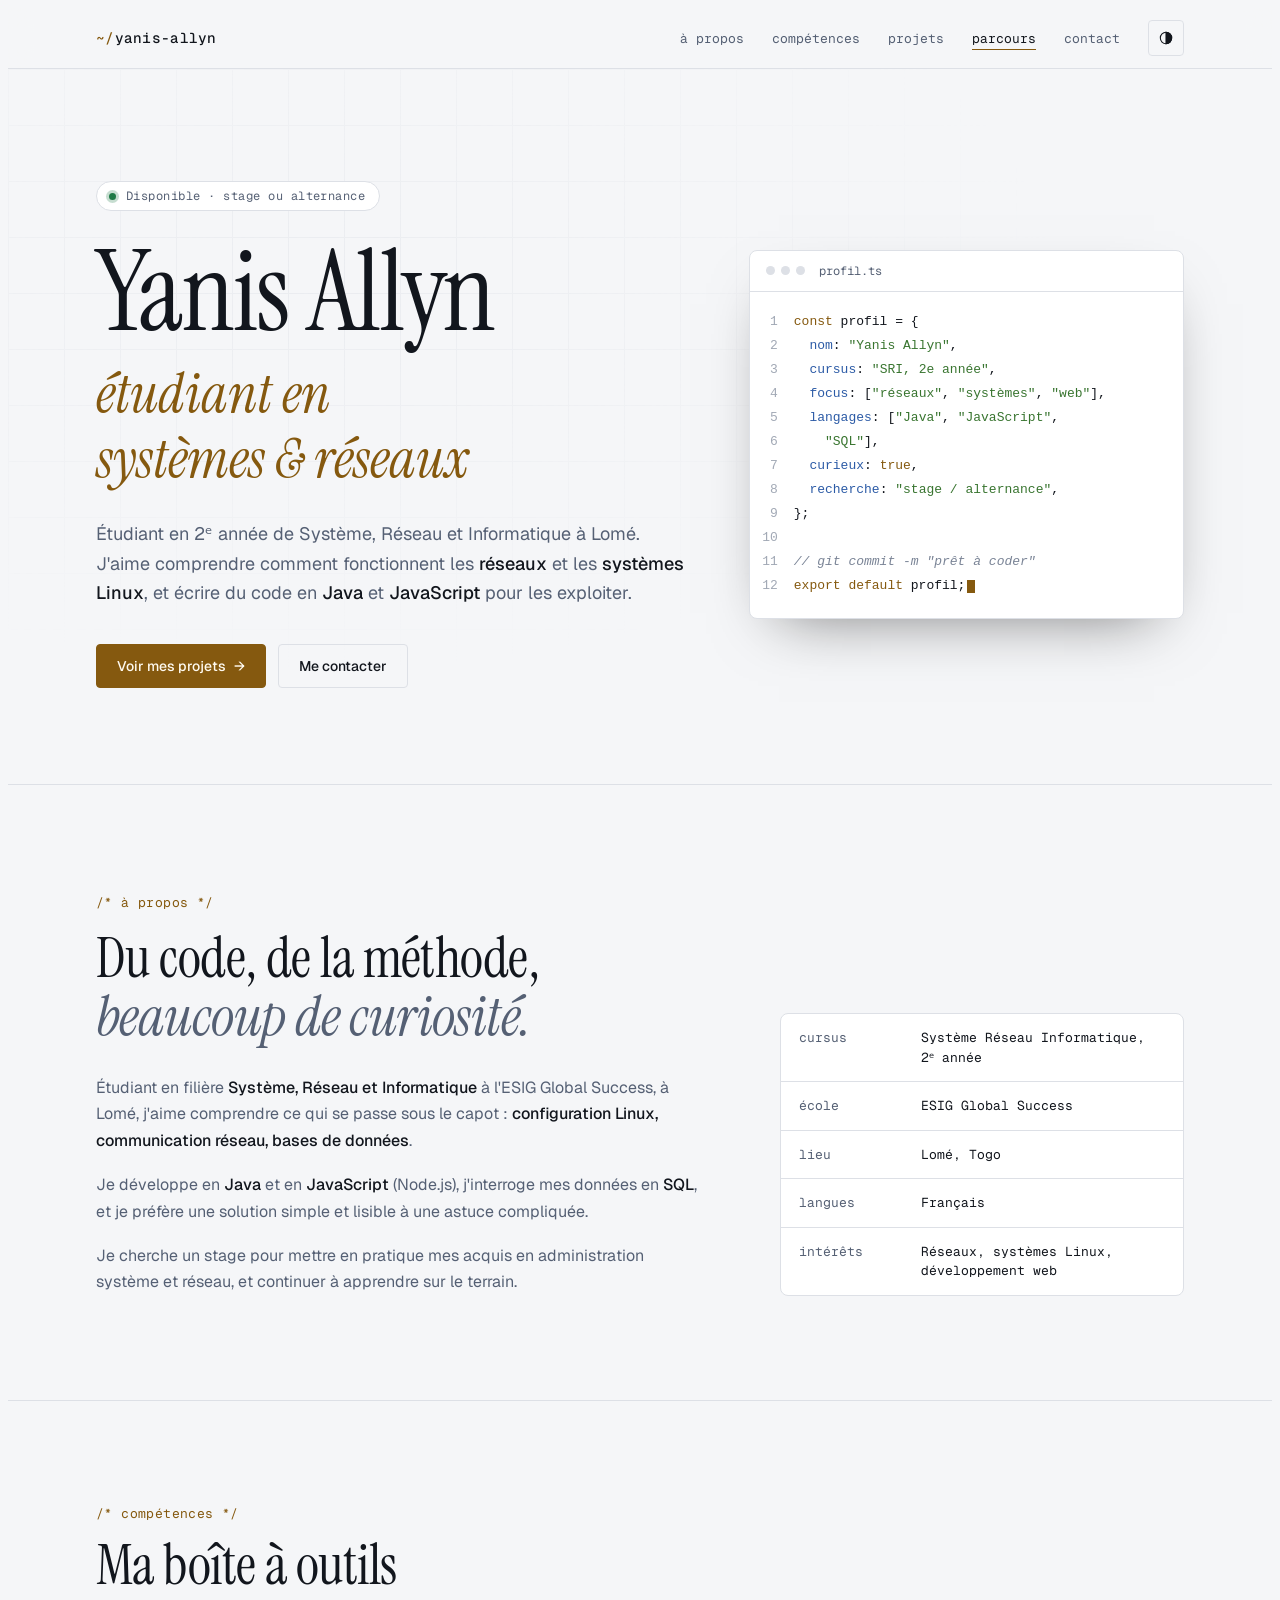
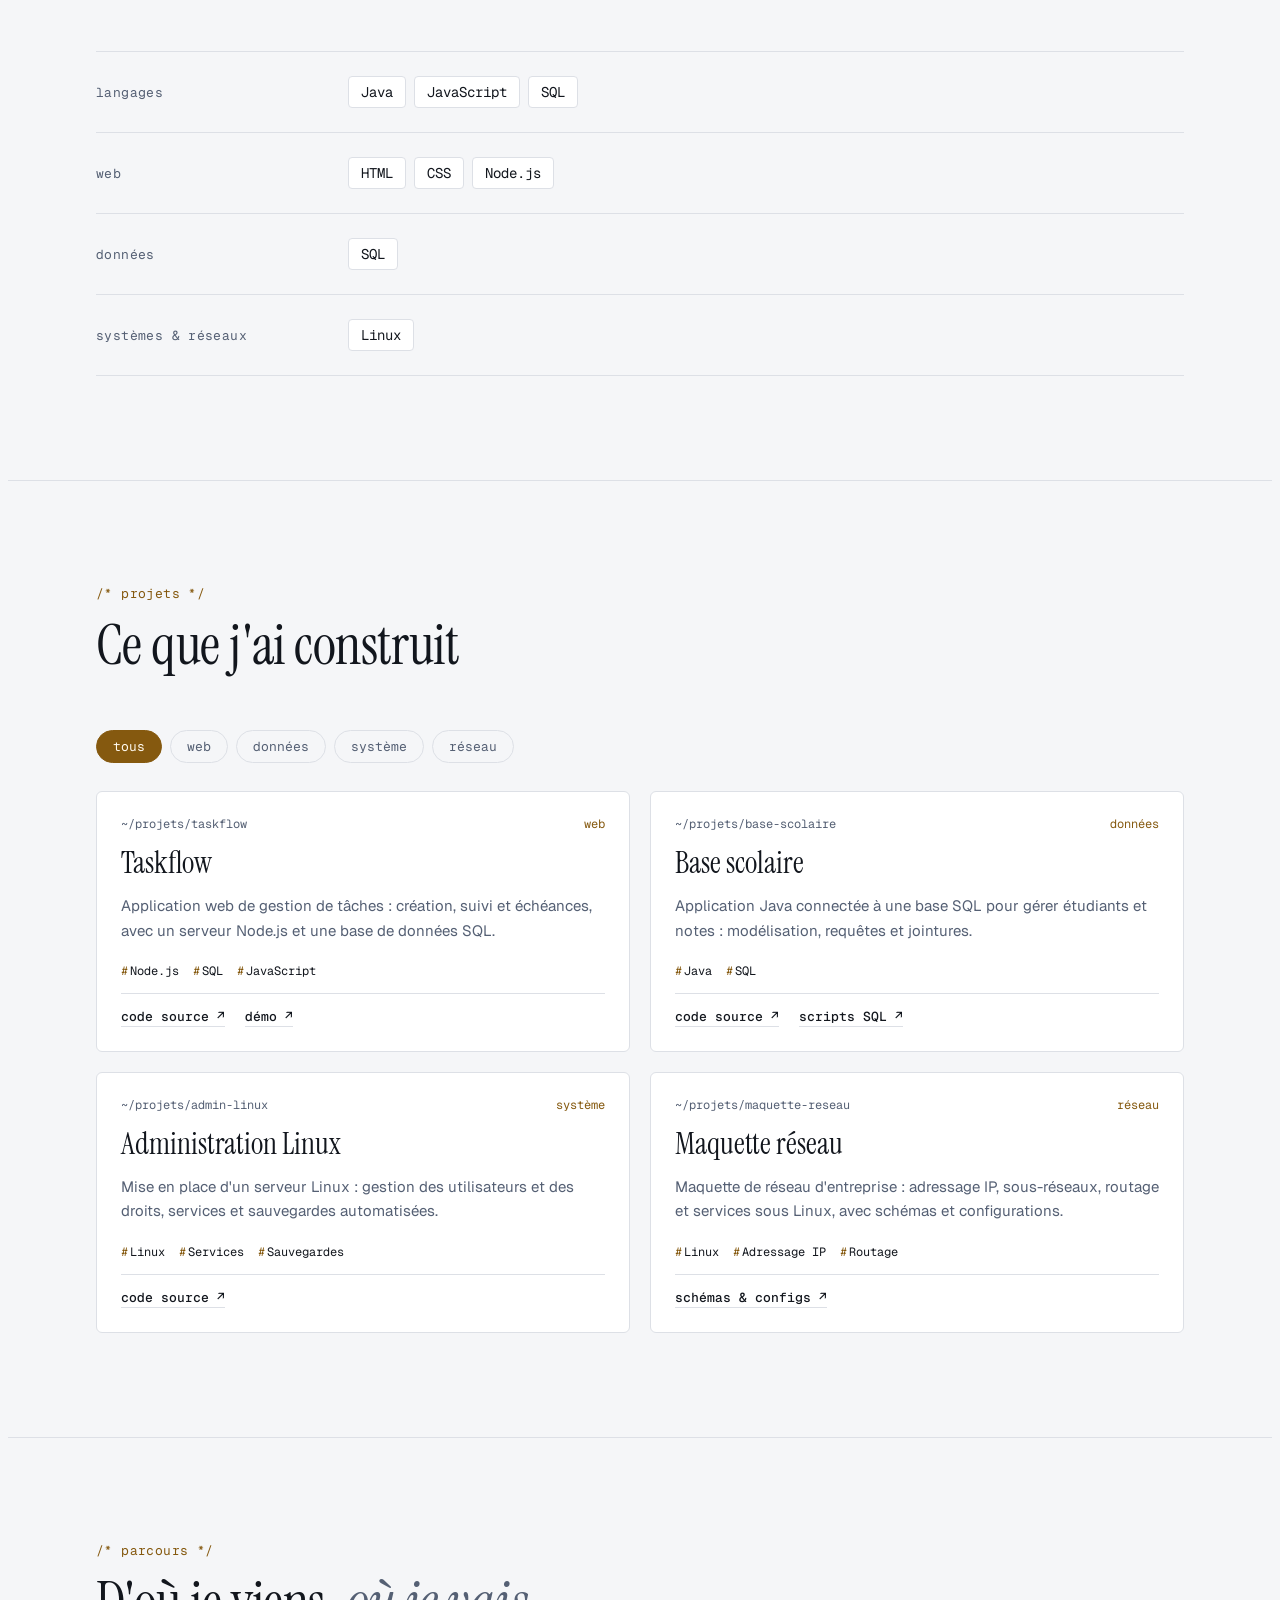
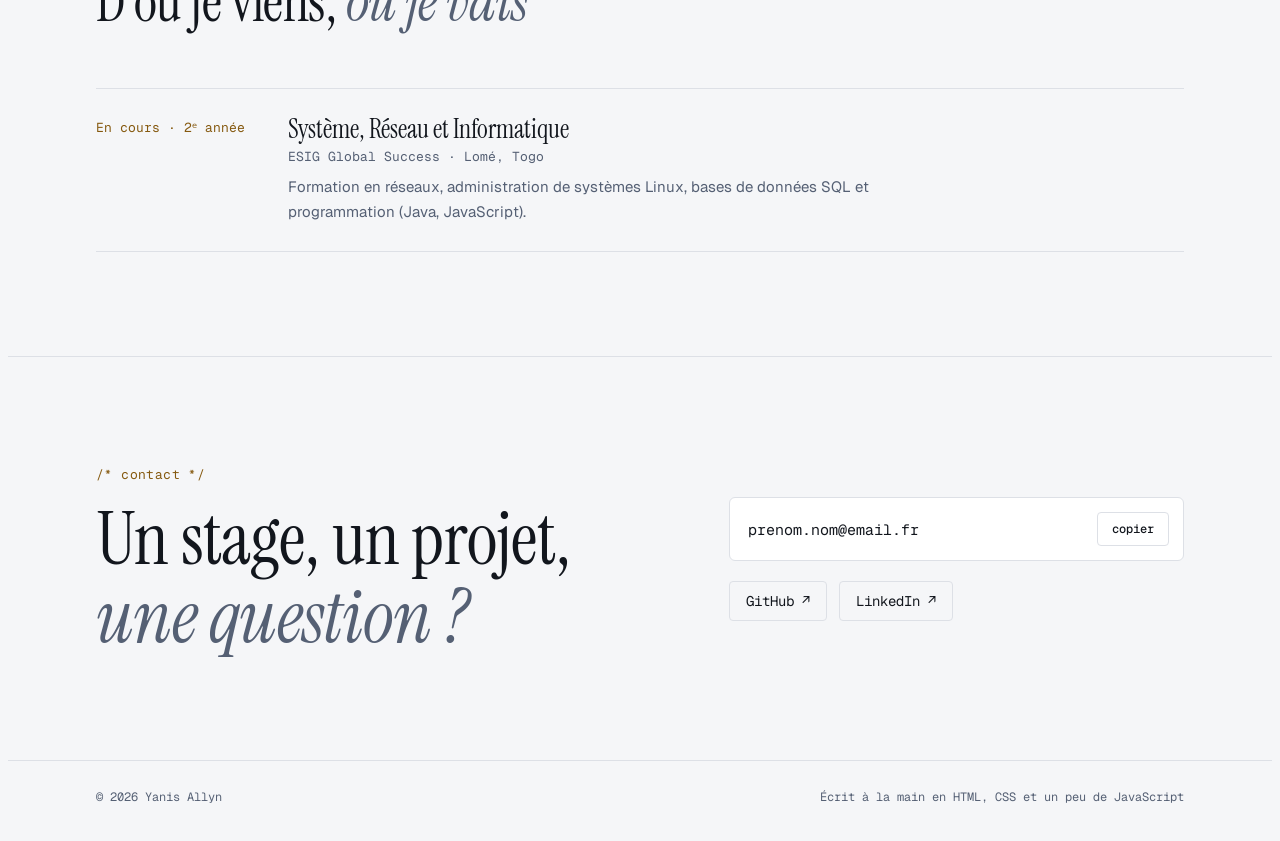
<file: index.html>
<!doctype html>
<html lang="fr">
<head>
<meta charset="utf-8">
<meta name="viewport" content="width=device-width, initial-scale=1, viewport-fit=cover">
<meta name="description" content="Portfolio de Yanis Allyn, étudiant en Système Réseau Informatique à Lomé : projets Java, JavaScript, SQL et Linux.">
<title>Portfolio Yanis Allyn</title>
<link rel="preconnect" href="https://fonts.googleapis.com">
<link rel="preconnect" href="https://fonts.gstatic.com" crossorigin>
<link rel="stylesheet" href="https://fonts.googleapis.com/css2?family=Geist:wght@300;400;500;600&family=Geist+Mono:wght@400;500&family=Instrument+Serif:ital@0;1&display=swap">
<link rel="stylesheet" href="style.css">

</head>
<body>
<header class="top">
  <div class="wrap">
    <a class="logo" href="#accueil" aria-label="Accueil"><span>~/</span>yanis-allyn</a>
    <nav class="nav" aria-label="Navigation principale">
      <a class="lnk" href="#apropos">à propos</a>
      <a class="lnk" href="#competences">compétences</a>
      <a class="lnk" href="#projets">projets</a>
      <a class="lnk" href="#parcours">parcours</a>
      <a class="lnk" href="#contact">contact</a>
      <button class="icon-btn" id="theme" type="button" aria-label="Changer de thème">
        <svg viewBox="0 0 24 24" fill="none" stroke="currentColor" stroke-width="1.6" aria-hidden="true"><circle cx="12" cy="12" r="8.5"/><path d="M12 3.5v17a8.5 8.5 0 0 0 0-17z" fill="currentColor"/></svg>
      </button>
    </nav>
  </div>
</header>

<main>
  <div class="hero" id="accueil">
    <div class="hero-grid-bg"></div>
    <div class="wrap">
      <div>
        <span class="status"><i></i>Disponible · stage ou alternance</span>
        <h1>Yanis Allyn<em>étudiant en systèmes &amp; réseaux</em></h1>
        <p class="lead">Étudiant en 2ᵉ année de Système, Réseau et Informatique à Lomé. J'aime comprendre comment fonctionnent les <b>réseaux</b> et les <b>systèmes Linux</b>, et écrire du code en <b>Java</b> et <b>JavaScript</b> pour les exploiter.</p>
        <div class="cta">
          <a class="btn primary" href="#projets">Voir mes projets <span aria-hidden="true">→</span></a>
          <a class="btn" href="#contact">Me contacter</a>
        </div>
      </div>

      <div class="code" role="img" aria-label="Extrait de code résumant le profil : cursus Système Réseau Informatique, centres d'intérêt réseaux, systèmes et web, langages Java, JavaScript et SQL.">
        <div class="code-bar"><span class="dots"><i></i><i></i><i></i></span><span>profil.ts</span></div>
        <pre><code><span class="l"><span class="k">const</span> profil = {</span><span class="l">  <span class="p">nom</span>: <span class="s">"Yanis Allyn"</span>,</span><span class="l">  <span class="p">cursus</span>: <span class="s">"SRI, 2e année"</span>,</span><span class="l">  <span class="p">focus</span>: [<span class="s">"réseaux"</span>, <span class="s">"systèmes"</span>, <span class="s">"web"</span>],</span><span class="l">  <span class="p">langages</span>: [<span class="s">"Java"</span>, <span class="s">"JavaScript"</span>,</span><span class="l">    <span class="s">"SQL"</span>],</span><span class="l">  <span class="p">curieux</span>: <span class="k">true</span>,</span><span class="l">  <span class="p">recherche</span>: <span class="s">"stage / alternance"</span>,</span><span class="l">};</span><span class="l"> </span><span class="l"><span class="c">// git commit -m "prêt à coder"</span></span><span class="l"><span class="k">export default</span> profil;<span class="cur"></span></span></code></pre>
      </div>
    </div>
  </div>

  <section id="apropos">
    <div class="wrap about">
      <div>
        <span class="label">/* à propos */</span>
        <h2>Du code, de la méthode, <em>beaucoup de curiosité.</em></h2>
        <div class="text">
          <p>Étudiant en filière <b>Système, Réseau et Informatique</b> à l'ESIG Global Success, à Lomé, j'aime comprendre ce qui se passe sous le capot : <b>configuration Linux, communication réseau, bases de données</b>.</p>
          <p>Je développe en <b>Java</b> et en <b>JavaScript</b> (Node.js), j'interroge mes données en <b>SQL</b>, et je préfère une solution simple et lisible à une astuce compliquée.</p>
          <p>Je cherche un stage pour mettre en pratique mes acquis en administration système et réseau, et continuer à apprendre sur le terrain.</p>
        </div>
      </div>
      <dl class="fiche">
        <div><dt>cursus</dt><dd>Système Réseau Informatique, 2ᵉ année</dd></div>
        <div><dt>école</dt><dd>ESIG Global Success</dd></div>
        <div><dt>lieu</dt><dd>Lomé, Togo</dd></div>
        <div><dt>langues</dt><dd>Français</dd></div>
        <div><dt>intérêts</dt><dd>Réseaux, systèmes Linux, développement web</dd></div>
      </dl>
    </div>
  </section>

  <section id="competences">
    <div class="wrap">
      <div class="sec-head">
        <span class="label">/* compétences */</span>
        <h2>Ma boîte à outils</h2>
      </div>
      <div class="skills">
        <div class="skill-row">
          <h3>langages</h3>
          <ul class="chips"><li>Java</li><li>JavaScript</li><li>SQL</li></ul>
        </div>
        <div class="skill-row">
          <h3>web</h3>
          <ul class="chips"><li>HTML</li><li>CSS</li><li>Node.js</li></ul>
        </div>
        <div class="skill-row">
          <h3>données</h3>
          <ul class="chips"><li>SQL</li></ul>
        </div>
        <div class="skill-row">
          <h3>systèmes &amp; réseaux</h3>
          <ul class="chips"><li>Linux</li></ul>
        </div>
      </div>
    </div>
  </section>

  <section id="projets">
    <div class="wrap">
      <div class="sec-head">
        <span class="label">/* projets */</span>
        <h2>Ce que j'ai construit</h2>
      </div>
      <div class="filters" role="group" aria-label="Filtrer les projets">
        <button type="button" data-f="all" aria-pressed="true">tous</button>
        <button type="button" data-f="web" aria-pressed="false">web</button>
        <button type="button" data-f="data" aria-pressed="false">données</button>
        <button type="button" data-f="systeme" aria-pressed="false">système</button>
        <button type="button" data-f="reseau" aria-pressed="false">réseau</button>
      </div>
      <div class="projects">
        <article class="card" data-cat="web">
          <div class="card-top"><span>~/projets/taskflow</span><span class="cat">web</span></div>
          <h3>Taskflow</h3>
          <p>Application web de gestion de tâches : création, suivi et échéances, avec un serveur Node.js et une base de données SQL.</p>
          <ul class="tags"><li>Node.js</li><li>SQL</li><li>JavaScript</li></ul>
          <div class="links"><a href="https://github.com" target="_blank" rel="noopener">code source ↗</a><a href="https://github.com" target="_blank" rel="noopener">démo ↗</a></div>
        </article>
        <article class="card" data-cat="data">
          <div class="card-top"><span>~/projets/base-scolaire</span><span class="cat">données</span></div>
          <h3>Base scolaire</h3>
          <p>Application Java connectée à une base SQL pour gérer étudiants et notes : modélisation, requêtes et jointures.</p>
          <ul class="tags"><li>Java</li><li>SQL</li></ul>
          <div class="links"><a href="https://github.com" target="_blank" rel="noopener">code source ↗</a><a href="https://github.com" target="_blank" rel="noopener">scripts SQL ↗</a></div>
        </article>
        <article class="card" data-cat="systeme">
          <div class="card-top"><span>~/projets/admin-linux</span><span class="cat">système</span></div>
          <h3>Administration Linux</h3>
          <p>Mise en place d'un serveur Linux : gestion des utilisateurs et des droits, services et sauvegardes automatisées.</p>
          <ul class="tags"><li>Linux</li><li>Services</li><li>Sauvegardes</li></ul>
          <div class="links"><a href="https://github.com" target="_blank" rel="noopener">code source ↗</a></div>
        </article>
        <article class="card" data-cat="reseau">
          <div class="card-top"><span>~/projets/maquette-reseau</span><span class="cat">réseau</span></div>
          <h3>Maquette réseau</h3>
          <p>Maquette de réseau d'entreprise : adressage IP, sous-réseaux, routage et services sous Linux, avec schémas et configurations.</p>
          <ul class="tags"><li>Linux</li><li>Adressage IP</li><li>Routage</li></ul>
          <div class="links"><a href="https://github.com" target="_blank" rel="noopener">schémas &amp; configs ↗</a></div>
        </article>
      </div>
    </div>
  </section>

  <section id="parcours">
    <div class="wrap">
      <div class="sec-head">
        <span class="label">/* parcours */</span>
        <h2>D'où je viens, <em>où je vais</em></h2>
      </div>
      <ol class="timeline">
        <li>
          <time>En cours · 2ᵉ année</time>
          <div>
            <h3>Système, Réseau et Informatique</h3>
            <div class="where">ESIG Global Success · Lomé, Togo</div>
            <p>Formation en réseaux, administration de systèmes Linux, bases de données SQL et programmation (Java, JavaScript).</p>
          </div>
        </li>
      </ol>
    </div>
  </section>

  <section id="contact">
    <div class="wrap contact">
      <div>
        <span class="label">/* contact */</span>
        <h2>Un stage, un projet, <em>une question ?</em></h2>
      </div>
      <div class="contact-box">
        <div class="mail">
          <code id="email">prenom.nom@email.fr</code>
          <button type="button" id="copy">copier</button>
        </div>
        <div class="socials">
          <a href="https://github.com" target="_blank" rel="noopener">GitHub ↗</a>
          <a href="https://www.linkedin.com" target="_blank" rel="noopener">LinkedIn ↗</a>
        </div>
        <p class="mono" id="copied" role="status" aria-live="polite" style="font-size:.75rem;color:var(--muted);min-height:1.2em"></p>
      </div>
    </div>
  </section>
</main>

<footer>
  <div class="wrap">
    <span>© <span id="year">2026</span> Yanis Allyn</span>
    <span>Écrit à la main en HTML, CSS et un peu de JavaScript</span>
  </div>
</footer>

<script src="script.js"></script>
</body>
</html>
</file>
<file: style.css>
/* Concept : portfolio éditorial sombre, aligné à gauche.
   Le nom en grand serif, face à une fenêtre de code (profil.ts) qui sert de carte de visite.
   Un seul accent champagne ; le reste est de l'encre bleutée et du papier. */
:root {
  --bg: #0c0f14;
  --panel: #11151c;
  --line: #232b37;
  --fg: #ece8df;
  --muted: #9aa3b2;
  --accent: #d8b26e;
  --accent-ink: #15110a;
  --ok: #6fcf97;
  --c-key: #8fb4e8;
  --c-str: #a8cf9a;
  --c-kw: #d8b26e;
  --c-com: #6b7587;
  --serif: "Instrument Serif", Georgia, "Times New Roman", serif;
  --sans: "Geist", ui-sans-serif, system-ui, -apple-system, "Segoe UI", sans-serif;
  --mono: "Geist Mono", ui-monospace, SFMono-Regular, Menlo, Consolas, monospace;
  color-scheme: dark;
}
@media (prefers-color-scheme: light) {
  :root:not([data-theme="dark"]) {
    --bg: #f5f6f8;
    --panel: #ffffff;
    --line: #dde0e6;
    --fg: #12161d;
    --muted: #556074;
    --accent: #85590f;
    --accent-ink: #fffaf0;
    --ok: #1f7a46;
    --c-key: #2c5ba6;
    --c-str: #397530;
    --c-kw: #85590f;
    --c-com: #7a8496;
    color-scheme: light;
  }
}
:root[data-theme="light"] {
  --bg: #f5f6f8;
  --panel: #ffffff;
  --line: #dde0e6;
  --fg: #12161d;
  --muted: #556074;
  --accent: #85590f;
  --accent-ink: #fffaf0;
  --ok: #1f7a46;
  --c-key: #2c5ba6;
  --c-str: #397530;
  --c-kw: #85590f;
  --c-com: #7a8496;
  color-scheme: light;
}

*, *::before, *::after { box-sizing: border-box; }
html { scroll-behavior: smooth; }
body {
  background: var(--bg);
  color: var(--fg);
  font: 400 16px/1.65 var(--sans);
  -webkit-font-smoothing: antialiased;
}
body::before {
  content: "";
  position: fixed;
  inset: 0 0 auto;
  height: env(safe-area-inset-top, 0px);
  background: var(--bg);
  z-index: 30;
}
a { color: inherit; text-decoration: none; }
p { margin: 0; }
h1, h2, h3 { margin: 0; font-weight: 400; text-wrap: balance; }
ul, ol, dl, dd { margin: 0; padding: 0; list-style: none; }
:focus-visible { outline: 2px solid var(--accent); outline-offset: 3px; border-radius: 2px; }

.wrap {
  width: 100%;
  max-width: 1120px;
  margin-inline: auto;
  padding-left: max(16px, env(safe-area-inset-left, 0px));
  padding-right: max(16px, env(safe-area-inset-right, 0px));
}
.mono { font-family: var(--mono); }

/* ---------- En-tête ---------- */
.top {
  position: sticky;
  top: env(safe-area-inset-top, 0px);
  z-index: 31;
  background: color-mix(in srgb, var(--bg) 88%, transparent);
  backdrop-filter: blur(12px);
  -webkit-backdrop-filter: blur(12px);
  border-bottom: 1px solid var(--line);
}
.top .wrap { display: flex; align-items: center; justify-content: space-between; gap: 16px; height: 60px; }
.logo { font: 500 0.9rem var(--mono); letter-spacing: 0.02em; }
.logo span { color: var(--accent); }
.nav { display: flex; align-items: center; gap: 28px; }
.nav a.lnk { font: 400 0.8125rem var(--mono); color: var(--muted); transition: color .2s; }
.nav a.lnk:hover, .nav a.lnk.on { color: var(--fg); }
.nav a.lnk.on { text-decoration: underline; text-decoration-color: var(--accent); text-underline-offset: 6px; }
.icon-btn {
  display: grid; place-items: center;
  width: 36px; height: 36px;
  background: transparent; color: var(--fg);
  border: 1px solid var(--line); border-radius: 4px;
  cursor: pointer;
}
.icon-btn:hover { border-color: var(--accent); }
.icon-btn svg { width: 16px; height: 16px; }

/* ---------- Hero ---------- */
.hero { position: relative; overflow: clip; padding-block: clamp(48px, 9vw, 112px) clamp(56px, 8vw, 96px); }
.hero-grid-bg {
  position: absolute; inset: 0; pointer-events: none; opacity: .45;
  background-image:
    linear-gradient(var(--line) 1px, transparent 1px),
    linear-gradient(90deg, var(--line) 1px, transparent 1px);
  background-size: 56px 56px;
  -webkit-mask-image: radial-gradient(ellipse 75% 70% at 25% 30%, #000 0%, transparent 78%);
  mask-image: radial-gradient(ellipse 75% 70% at 25% 30%, #000 0%, transparent 78%);
}
.hero .wrap { position: relative; display: grid; grid-template-columns: minmax(0, 1.15fr) minmax(0, 0.85fr); gap: clamp(32px, 5vw, 72px); align-items: center; }
.status {
  display: inline-flex; align-items: center; gap: 10px;
  font: 400 0.75rem var(--mono); letter-spacing: .04em; color: var(--muted);
  border: 1px solid var(--line); border-radius: 999px; padding: 6px 14px 6px 12px;
  background: var(--panel);
}
.status i { width: 7px; height: 7px; border-radius: 50%; background: var(--ok); box-shadow: 0 0 0 3px color-mix(in srgb, var(--ok) 25%, transparent); }
h1 { font-family: var(--serif); font-size: clamp(3.4rem, 9vw, 7rem); line-height: .95; letter-spacing: -0.015em; margin-top: 28px; }
h1 em { display: block; font-style: italic; color: var(--accent); font-size: .5em; line-height: 1.15; letter-spacing: 0; margin-top: .3em; }
.lead { max-width: 52ch; color: var(--muted); font-size: 1.125rem; margin-top: 28px; }
.lead b { color: var(--fg); font-weight: 500; }
.cta { display: flex; flex-wrap: wrap; gap: 12px; margin-top: 36px; }
.btn {
  display: inline-flex; align-items: center; gap: 8px;
  font: 500 0.875rem var(--sans); padding: 12px 20px; border-radius: 4px;
  border: 1px solid var(--line); cursor: pointer; transition: border-color .2s, transform .2s, background .2s;
}
.btn:hover { border-color: var(--accent); }
.btn.primary { background: var(--accent); color: var(--accent-ink); border-color: var(--accent); }
.btn.primary:hover { transform: translateY(-1px); }

/* Fenêtre de code */
.code { background: var(--panel); border: 1px solid var(--line); border-radius: 8px; min-width: 0; box-shadow: 0 24px 60px -30px rgba(0,0,0,.55); }
.code-bar { display: flex; align-items: center; gap: 14px; padding: 12px 16px; border-bottom: 1px solid var(--line); font: 400 0.75rem var(--mono); color: var(--muted); }
.dots { display: flex; gap: 6px; }
.dots i { width: 9px; height: 9px; border-radius: 50%; background: var(--line); }
.code pre { margin: 0; padding: 18px 0 20px; overflow-x: auto; font: 400 0.8125rem/1.85 var(--mono); counter-reset: ln; }
.code .l { display: block; white-space: pre; padding: 0 20px 0 0; }
.code .l::before { counter-increment: ln; content: counter(ln); display: inline-block; width: 44px; padding-right: 16px; text-align: right; color: var(--c-com); opacity: .7; font-variant-numeric: tabular-nums; }
.k { color: var(--c-kw); }
.p { color: var(--c-key); }
.s { color: var(--c-str); }
.c { color: var(--c-com); font-style: italic; }
.cur { display: inline-block; width: 8px; height: 1.05em; vertical-align: text-bottom; background: var(--accent); margin-left: 2px; animation: blink 1.1s steps(1) infinite; }
@keyframes blink { 50% { opacity: 0; } }

/* ---------- Sections ---------- */
section { scroll-margin-top: 76px; padding-block: clamp(56px, 9vw, 104px); border-top: 1px solid var(--line); }
.label { font: 400 0.8125rem var(--mono); color: var(--accent); letter-spacing: .03em; }
h2 { font-family: var(--serif); font-size: clamp(2.2rem, 5vw, 3.5rem); line-height: 1.05; letter-spacing: -0.01em; margin-top: 14px; }
h2 em { font-style: italic; color: var(--muted); }
.sec-head { display: flex; flex-direction: column; margin-bottom: clamp(32px, 5vw, 56px); }

/* À propos */
.about { display: grid; grid-template-columns: minmax(0, 1.2fr) minmax(0, 0.8fr); gap: clamp(32px, 6vw, 88px); }
.about .text { display: flex; flex-direction: column; gap: 18px; margin-top: 28px; color: var(--muted); max-width: 58ch; }
.about .text b { color: var(--fg); font-weight: 500; }
.fiche { align-self: end; border: 1px solid var(--line); border-radius: 8px; background: var(--panel); font: 400 0.8125rem/1.5 var(--mono); }
.fiche div { display: grid; grid-template-columns: 110px minmax(0, 1fr); gap: 12px; padding: 14px 18px; border-bottom: 1px solid var(--line); }
.fiche div:last-child { border-bottom: 0; }
.fiche dt { color: var(--muted); }
.fiche dd { color: var(--fg); }

/* Compétences */
.skills { border-top: 1px solid var(--line); }
.skill-row { display: grid; grid-template-columns: minmax(0, 220px) minmax(0, 1fr); gap: 16px 32px; padding: 24px 0; border-bottom: 1px solid var(--line); align-items: baseline; }
.skill-row h3 { font: 400 0.8125rem var(--mono); color: var(--muted); letter-spacing: .03em; }
.chips { display: flex; flex-wrap: wrap; gap: 8px; }
.chips li { font: 400 0.875rem var(--mono); padding: 6px 12px; border: 1px solid var(--line); border-radius: 4px; background: var(--panel); transition: border-color .2s, color .2s; }
.chips li:hover { border-color: var(--accent); color: var(--accent); }

/* Projets */
.filters { display: flex; flex-wrap: wrap; gap: 8px; margin-bottom: 28px; }
.filters button { font: 400 0.8125rem var(--mono); color: var(--muted); background: transparent; border: 1px solid var(--line); border-radius: 999px; padding: 7px 16px; cursor: pointer; transition: all .2s; }
.filters button:hover { color: var(--fg); border-color: var(--muted); }
.filters button[aria-pressed="true"] { background: var(--accent); border-color: var(--accent); color: var(--accent-ink); }
.projects { display: grid; grid-template-columns: repeat(2, minmax(0, 1fr)); gap: 20px; }
.card { display: flex; flex-direction: column; gap: 14px; padding: 24px; background: var(--panel); border: 1px solid var(--line); border-radius: 6px; transition: border-color .25s, transform .25s; min-width: 0; }
.card:hover { border-color: var(--accent); transform: translateY(-2px); }
.card-top { display: flex; justify-content: space-between; gap: 12px; font: 400 0.75rem var(--mono); color: var(--muted); }
.card-top .cat { color: var(--accent); }
.card h3 { font-family: var(--serif); font-size: 1.9rem; line-height: 1.1; }
.card p { color: var(--muted); font-size: 0.9375rem; }
.tags { display: flex; flex-wrap: wrap; gap: 6px 14px; font: 400 0.75rem var(--mono); color: var(--fg); margin-top: auto; padding-top: 6px; }
.tags li::before { content: "#"; color: var(--accent); margin-right: 2px; }
.links { display: flex; gap: 20px; padding-top: 14px; border-top: 1px solid var(--line); font: 500 0.8125rem var(--mono); }
.links a { color: var(--fg); border-bottom: 1px solid var(--line); padding-bottom: 1px; transition: border-color .2s, color .2s; }
.links a:hover { color: var(--accent); border-color: var(--accent); }

/* Parcours */
.timeline { border-top: 1px solid var(--line); }
.timeline li { display: grid; grid-template-columns: minmax(0, 160px) minmax(0, 1fr); gap: 8px 32px; padding: 26px 0; border-bottom: 1px solid var(--line); }
.timeline time { font: 400 0.8125rem var(--mono); color: var(--accent); padding-top: 4px; }
.timeline h3 { font-family: var(--serif); font-size: 1.6rem; line-height: 1.15; }
.timeline .where { font: 400 0.8125rem var(--mono); color: var(--muted); margin-top: 4px; }
.timeline p { color: var(--muted); margin-top: 10px; max-width: 62ch; font-size: 0.9375rem; }

/* Contact */
.contact { display: grid; grid-template-columns: minmax(0, 1.1fr) minmax(0, 0.9fr); gap: clamp(32px, 6vw, 88px); align-items: end; }
.contact h2 { font-size: clamp(2.6rem, 6vw, 4.6rem); }
.contact-box { display: flex; flex-direction: column; gap: 20px; }
.mail { display: flex; align-items: center; justify-content: space-between; gap: 12px; padding: 14px 14px 14px 18px; border: 1px solid var(--line); background: var(--panel); border-radius: 6px; }
.mail code { font: 400 0.9375rem var(--mono); overflow-wrap: anywhere; min-width: 0; }
.mail button { flex: none; font: 500 0.75rem var(--mono); padding: 8px 14px; border-radius: 4px; border: 1px solid var(--line); background: transparent; color: var(--fg); cursor: pointer; transition: border-color .2s; }
.mail button:hover { border-color: var(--accent); }
.socials { display: flex; flex-wrap: wrap; gap: 12px; }
.socials a { font: 400 0.875rem var(--mono); border: 1px solid var(--line); border-radius: 4px; padding: 10px 16px; transition: border-color .2s, color .2s; }
.socials a:hover { border-color: var(--accent); color: var(--accent); }

footer { border-top: 1px solid var(--line); padding-block: 28px; font: 400 0.75rem var(--mono); color: var(--muted); }
footer .wrap { display: flex; flex-wrap: wrap; justify-content: space-between; gap: 8px 24px; }

/* ---------- Responsive ---------- */
@media (max-width: 880px) {
  .hero .wrap, .about, .contact { grid-template-columns: minmax(0, 1fr); }
  .fiche { align-self: stretch; }
}
@media (max-width: 720px) {
  .nav a.lnk { display: none; }
  .projects { grid-template-columns: minmax(0, 1fr); }
  .skill-row, .timeline li { grid-template-columns: minmax(0, 1fr); }
  .fiche div { grid-template-columns: 96px minmax(0, 1fr); }
}
@media (prefers-reduced-motion: reduce) {
  html { scroll-behavior: auto; }
  .cur { animation: none; }
  .card, .btn { transition: none; }
}
</file>
